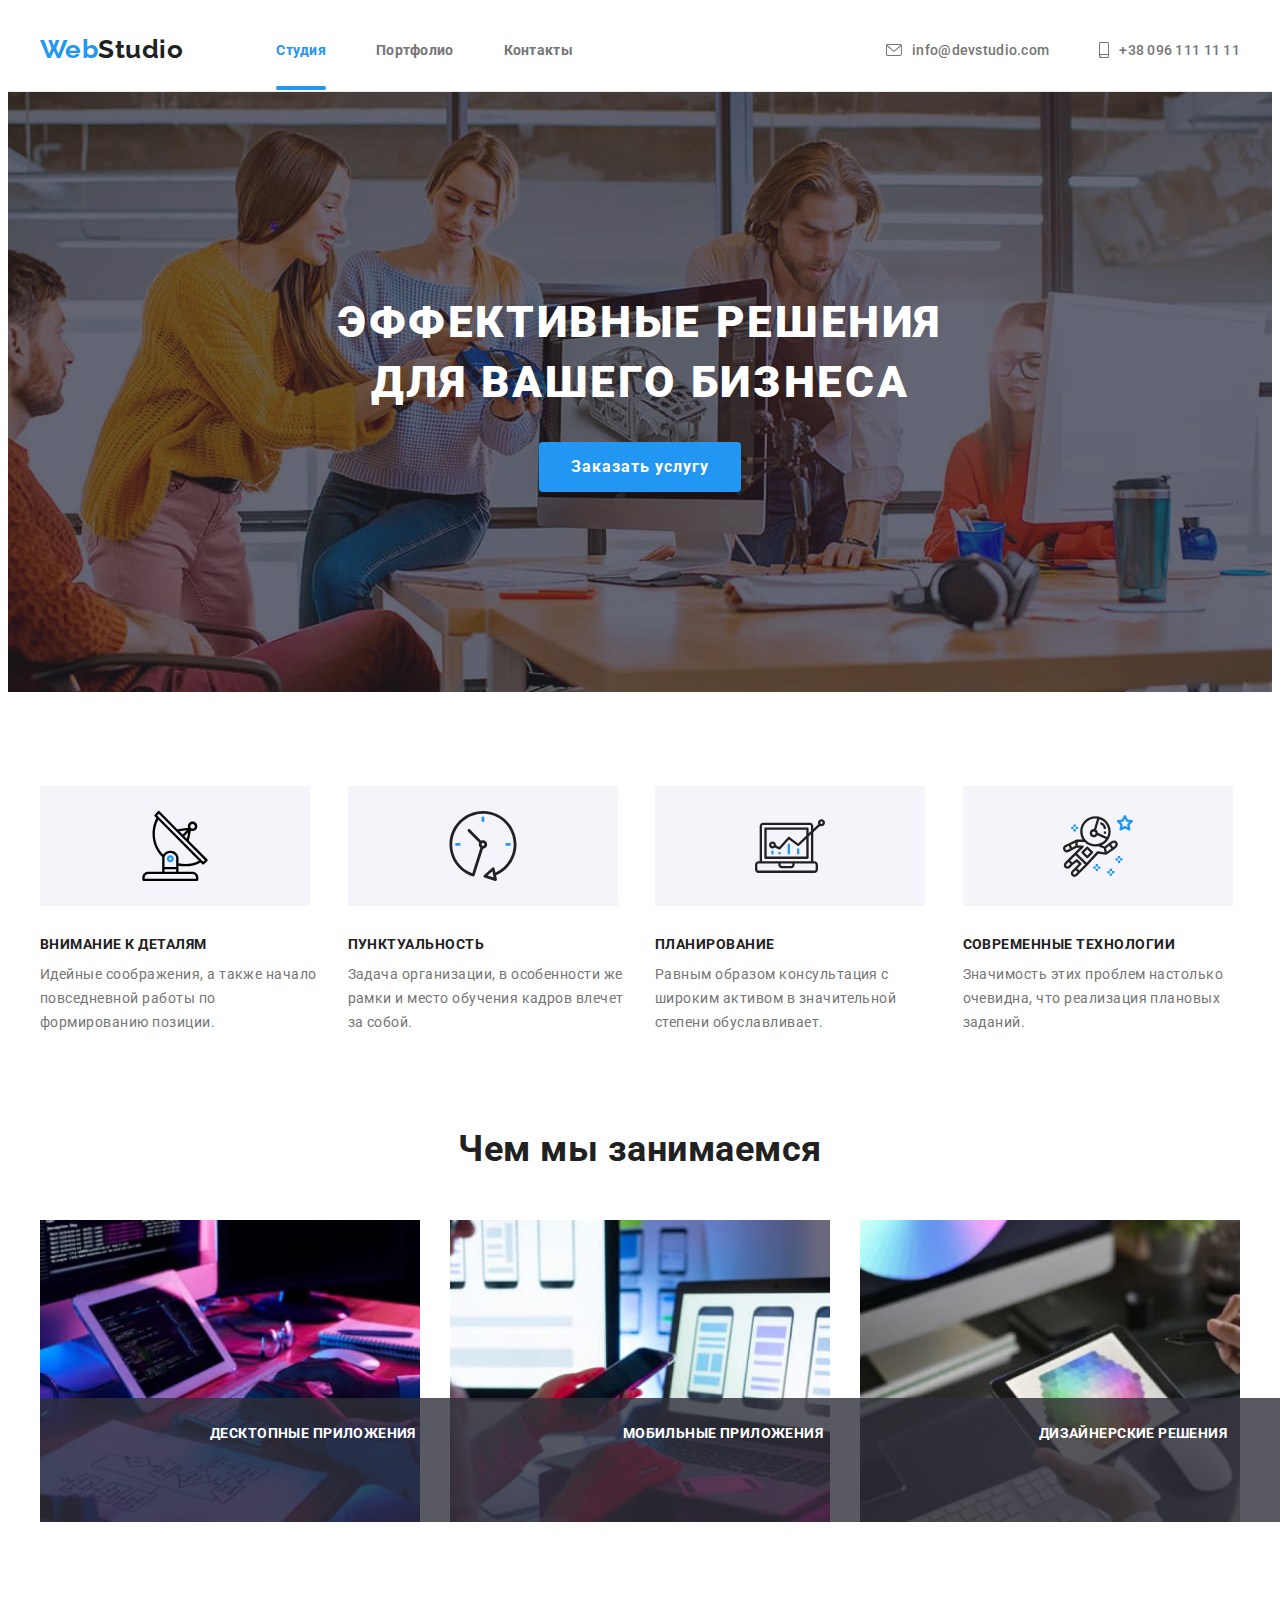
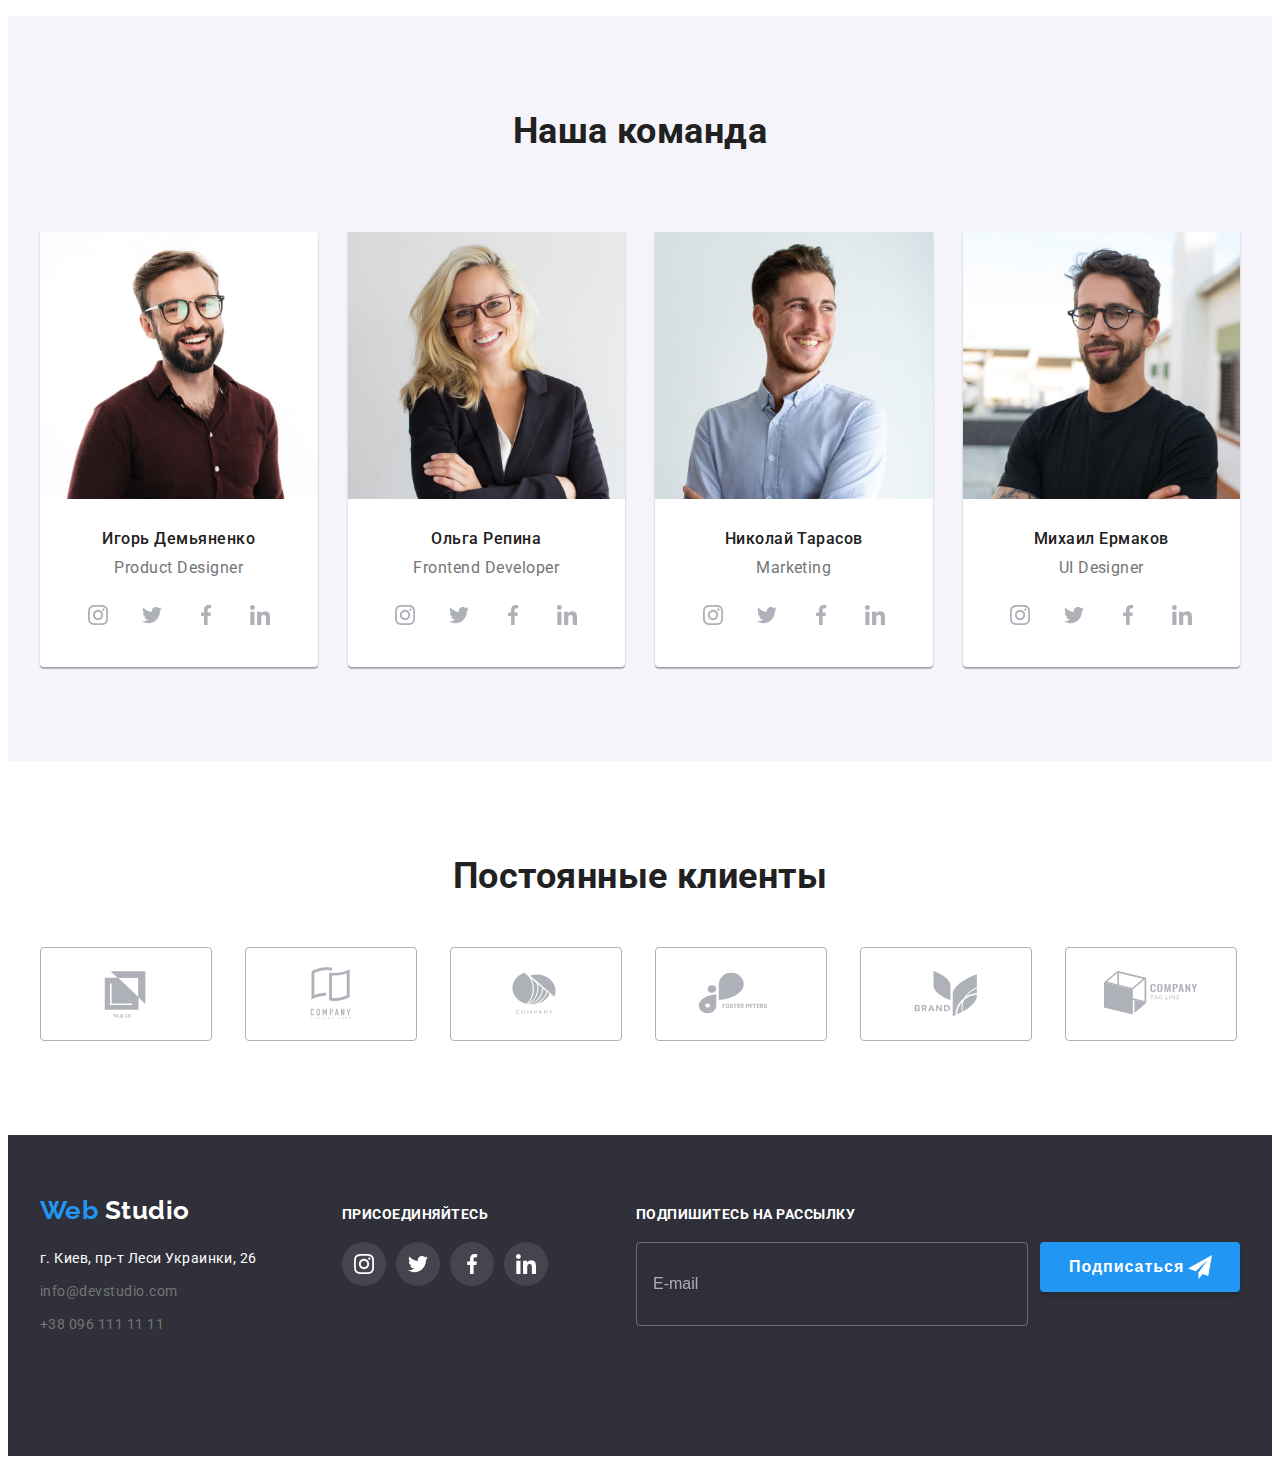
<file: index.html>
<!DOCTYPE html>
<html lang="ru">
  <head>
    <meta charset="UTF-8" />
    <meta http-equiv="X-UA-Compatible" content="IE=edge" />
    <meta name="viewport" content="width=device-width, initial-scale=1.0" />
    <title>WebStudio</title>
    <link rel="preconnect" href="https://fonts.googleapis.com" />
    <link rel="preconnect" href="https://fonts.gstatic.com" crossorigin />
    <link
      href="https://fonts.googleapis.com/css2?family=Raleway:wght@700&family=Roboto:wght@400;500;700;900&display=swap"
      rel="stylesheet"
    />
    <link
      rel="stylesheet"
      href="https://cdnjs.cloudflare.com/ajax/libs/modern-normalize/1.1.0/modern-normalize.min.css"
      integrity="sha512-wpPYUAdjBVSE4KJnH1VR1HeZfpl1ub8YT/NKx4PuQ5NmX2tKuGu6U/JRp5y+Y8XG2tV+wKQpNHVUX03MfMFn9Q=="
      crossorigin="anonymous"
      referrerpolicy="no-referrer"
    />
    <link rel="stylesheet" href="./css/main.min.css" />
  </head>
  <body>
    <header class="header">
      <div class="container header__wrapper">
        <nav class="nav">
          <a class="logo header__logo link" lang="en" href="./index.html">
            <span class="accent">Web</span>
            Studio
          </a>
          <ul class="nav-menu list">
            <li class="nav-menu__item current">
              <a class="nav-menu__link current link" href="./index.html">Студия</a>
            </li>
            <li class="nav-menu__item">
              <a class="nav-menu__link link" href="./portfolio.html">Портфолио</a>
            </li>
            <li class="nav-menu__item">
              <a class="nav-menu__link link" href="">Контакты</a>
            </li>
          </ul>
        </nav>

        <ul class="header-contact list">
          <li class="header-contact__item">
            <a class="header-contact__link link" href="mailto:info@devstudio.com">
              <svg class="header-contact__icon" width="16" height="12">
                <use href="./images/icons.svg#icon-envelope"></use>
              </svg>
              info@devstudio.com
            </a>
          </li>
          <li class="header-contact__item">
            <a class="header-contact__link link" href="tel:+380961111111">
              <svg class="header-contact__icon" width="10" height="16">
                <use href="./images/icons.svg#icon-smartphone"></use>
              </svg>
              +38 096 111 11 11
            </a>
          </li>
        </ul>

        <button type="button" class="burger-btn">
          <svg class="icon-menu_40px" width="40" height="40">
            <use href="./images/icons.svg#icon-menu_40px"></use>
          </svg>
        </button>
      </div>

      <div class="mob-menu is-hidden">
        <div class="container">
          <div class="navigation__wrapper">
            <button type="button" class="mob-menu__close">
              <svg class="icon-close__svg" width="40" height="40">
                <use class="icon-close__use" href="./images/icons.svg#icon-x"></use>
              </svg>
            </button>

            <ul class="mob-menu__items list">
              <li class="mob-menu__item current">
                <a class="mob-menu__link link" href="./index.html">Студия</a>
              </li>
              <li class="mob-menu__item">
                <a class="mob-menu__link link" href="./portfolio.html">Портфолио</a>
              </li>
              <li class="nav-menu__item">
                <a class="mob-menu__link link" href="">Контакты</a>
              </li>
            </ul>
          </div>

          <div class="mobile-menu__wrapper">
            <ul class="mob-header-contact list">
              <li class="mob-header-contact__item">
                <a class="mob-header-contact__link link" href="tel:+380961111111">+38 096 111 11 11</a>
              </li>
              <li class="mob-header-contact__item">
                <a class="mob-header-contact__link mob-header-contact__link-mail link" href="mailto:info@devstudio.com">
                  info@devstudio.com
                </a>
              </li>
            </ul>

            <ul class="mob-header__soc_list list">
              <li class="mob-header__soc_item">
                <a class="mob-header__soc-link link" href="">Instagram</a>
              </li>
              <li class="mob-header__soc_item">
                <a class="mob-header__soc-link link" href="">Twitter</a>
              </li>
              <li class="mob-header__soc_item">
                <a class="mob-header__soc-link link" href="">Facebook</a>
              </li>
              <li class="mob-header__soc_item">
                <a class="mob-header__soc-link link" href="">LinkedIn</a>
              </li>
            </ul>
          </div>
        </div>
      </div>
    </header>

    <main class="main">
      <section class="hero">
        <div class="container">
          <h1 class="hero__title hero__title--bottom">Эффективные решения для вашего бизнеса</h1>
          <button class="hero__btn" type="button" data-modal-open>Заказать услугу</button>
        </div>
      </section>

      <section class="section advantages">
        <div class="container">
          <h2 class="visually-hidden">Наши преимущества</h2>
          <ul class="advantages__items list">
            <li class="advantages__item">
              <div class="advantages__icon-wrap">
                <svg class="advantages__icon" width="70" height="70">
                  <use href="./images/icons.svg#icon-antenna"></use>
                </svg>
              </div>
              <h3 class="advantages__item-title">Внимание к деталям</h3>
              <p class="advantages__descr">
                Идейные соображения, а также начало повседневной работы по формированию позиции.
              </p>
            </li>

            <li class="advantages__item">
              <div class="advantages__icon-wrap">
                <svg class="advantages__icon" width="70" height="70">
                  <use href="./images/icons.svg#icon-clock"></use>
                </svg>
              </div>
              <h3 class="advantages__item-title">Пунктуальность</h3>
              <p class="advantages__descr">
                Задача организации, в особенности же рамки и место обучения кадров влечет за собой.
              </p>
            </li>
            <li class="advantages__item">
              <div class="advantages__icon-wrap">
                <svg class="advantages__icon" width="70" height="70">
                  <use href="./images/icons.svg#icon-diagram"></use>
                </svg>
              </div>
              <h3 class="advantages__item-title">Планирование</h3>
              <p class="advantages__descr">
                Равным образом консультация с широким активом в значительной степени обуславливает.
              </p>
            </li>
            <li class="advantages__item">
              <div class="advantages__icon-wrap">
                <svg class="advantages__icon" width="70" height="70">
                  <use href="./images/icons.svg#icon-astronaut"></use>
                </svg>
              </div>
              <h3 class="advantages__item-title">Современные технологии</h3>
              <p class="advantages__descr">
                Значимость этих проблем настолько очевидна, что реализация плановых заданий.
              </p>
            </li>
          </ul>
        </div>
      </section>

      <section class="section about section--desktop-only">
        <div class="container">
          <h2 class="title title--bottom">Чем мы занимаемся</h2>
          <ul class="about__items list">
            <li class="about__item">
              <img
                srcset="./images/box11.jpeg 1x 
              ./images/box11_2x.jpg 2x"
                src="./images/box11.jpeg"
                alt="мужчина печатает
              на ноутбуке"
                width="370"
                class="about__img"
              />
              <p class="about__overlay">Десктопные приложения</p>
            </li>

            <li class="about__item">
              <img
                srcset="./images/box22.jpeg 1x 
              ./images/box22_2x.jpg 2x"
                src="./images/box22.jpeg"
                alt="мужчина синхронизирует телефон с ноутбуком"
                width="370"
                class="about__img"
              />
              <p class="about__overlay">Мобильные приложения</p>
            </li>

            <li class="about__item">
              <img
                srcset="./images/box33.jpeg 1x 
              ./images/box33_2x.jpg 2x"
                src="./images/box33.jpeg"
                alt="мужчина держит в графический руках планшет"
                width="370"
                class="about__img"
              />
              <p class="about__overlay">Дизайнерские решения</p>
            </li>
          </ul>
        </div>
      </section>

      <section class="section team">
        <div class="container">
          <h2 class="title title--bottom">Наша команда</h2>

          <ul class="team__items list">
            <li class="team__item">
              <img
                srcset="./images/ihor1.jpeg 1x 
                ./images/ihor1_2x.jpg 2x"
                src="./images/ihor1.jpeg"
                alt="Игорь Демьяненко"
                width="270"
              />
              <div class="team__item-wrap">
                <h3 class="team__item-title">Игорь Демьяненко</h3>
                <p class="team__item-descr">Product Designer</p>
                <ul class="team__social-items list">
                  <li class="team__social-item">
                    <a href="" class="team__social-link link">
                      <svg class="team__social-icon" width="20" height="20">
                        <use href="./images/icons.svg#icon-instagram"></use>
                      </svg>
                    </a>
                  </li>
                  <li class="team__social-item">
                    <a href="" class="team__social-link link">
                      <svg class="team__social-icon" width="20" height="20">
                        <use href="./images/icons.svg#icon-twitter"></use>
                      </svg>
                    </a>
                  </li>
                  <li class="team__social-item">
                    <a href="" class="team__social-link link">
                      <svg class="team__social-icon" width="20" height="20">
                        <use href="./images/icons.svg#icon-facebook"></use>
                      </svg>
                    </a>
                  </li>
                  <li class="team__social-item">
                    <a href="" class="team__social-link link">
                      <svg class="team__social-icon" width="20" height="20">
                        <use href="./images/icons.svg#icon-linkedin"></use>
                      </svg>
                    </a>
                  </li>
                </ul>
              </div>
            </li>

            <li class="team__item">
              <img
                srcset="./images/olha1.jpeg 1x 
                ./images/olha1_2x.jpg 2x"
                src="./images/olha1.jpeg"
                alt="Ольга Репина"
                width="270"
              />
              <div class="team__item-wrap">
                <h3 class="team__item-title">Ольга Репина</h3>
                <p class="team__item-descr">Frontend Developer</p>
                <ul class="team__social-items list">
                  <li class="team__social-item">
                    <a href="" class="team__social-link link">
                      <svg class="team__social-icon" width="20" height="20">
                        <use href="./images/icons.svg#icon-instagram"></use>
                      </svg>
                    </a>
                  </li>
                  <li class="team__social-item">
                    <a href="" class="team__social-link link">
                      <svg class="team__social-icon" width="20" height="20">
                        <use href="./images/icons.svg#icon-twitter"></use>
                      </svg>
                    </a>
                  </li>
                  <li class="team__social-item">
                    <a href="" class="team__social-link link">
                      <svg class="team__social-icon" width="20" height="20">
                        <use href="./images/icons.svg#icon-facebook"></use>
                      </svg>
                    </a>
                  </li>
                  <li class="team__social-item">
                    <a href="" class="team__social-link link">
                      <svg class="team__social-icon" width="20" height="20">
                        <use href="./images/icons.svg#icon-linkedin"></use>
                      </svg>
                    </a>
                  </li>
                </ul>
              </div>
            </li>

            <li class="team__item">
              <img
                srcset="./images/nikolai1.jpeg 1x 
                ./images/nikolai1_2x.jpg 2x"
                src="./images/nikolai1.jpeg"
                alt="Ольга Репина"
                width="270"
              />
              <div class="team__item-wrap">
                <h3 class="team__item-title">Николай Тарасов</h3>
                <p class="team__item-descr">Marketing</p>
                <ul class="team__social-items list">
                  <li class="team__social-item">
                    <a href="" class="team__social-link link">
                      <svg class="team__social-icon" width="20" height="20">
                        <use href="./images/icons.svg#icon-instagram"></use>
                      </svg>
                    </a>
                  </li>
                  <li class="team__social-item">
                    <a href="" class="team__social-link link">
                      <svg class="team__social-icon" width="20" height="20">
                        <use href="./images/icons.svg#icon-twitter"></use>
                      </svg>
                    </a>
                  </li>
                  <li class="team__social-item">
                    <a href="" class="team__social-link link">
                      <svg class="team__social-icon" width="20" height="20">
                        <use href="./images/icons.svg#icon-facebook"></use>
                      </svg>
                    </a>
                  </li>
                  <li class="team__social-item">
                    <a href="" class="team__social-link link">
                      <svg class="team__social-icon" width="20" height="20">
                        <use href="./images/icons.svg#icon-linkedin"></use>
                      </svg>
                    </a>
                  </li>
                </ul>
              </div>
            </li>

            <li class="team__item">
              <img
                srcset="./images/mihail1.jpeg 1x 
                ./images/mihail1_2x.jpg 2x"
                src="./images/mihail1.jpeg"
                alt="Михаил Ермаков"
                width="270"
              />
              <div class="team__item-wrap">
                <h3 class="team__item-title">Михаил Ермаков</h3>
                <p class="team__item-descr">UI Designer</p>
                <ul class="team__social-items list">
                  <li class="team__social-item">
                    <a href="" class="team__social-link link">
                      <svg class="team__social-icon" width="20" height="20">
                        <use href="./images/icons.svg#icon-instagram"></use>
                      </svg>
                    </a>
                  </li>
                  <li class="team__social-item">
                    <a href="" class="team__social-link link">
                      <svg class="team__social-icon" width="20" height="20">
                        <use href="./images/icons.svg#icon-twitter"></use>
                      </svg>
                    </a>
                  </li>
                  <li class="team__social-item">
                    <a href="" class="team__social-link link">
                      <svg class="team__social-icon" width="20" height="20">
                        <use href="./images/icons.svg#icon-facebook"></use>
                      </svg>
                    </a>
                  </li>
                  <li class="team__social-item">
                    <a href="" class="team__social-link link">
                      <svg class="team__social-icon" width="20" height="20">
                        <use href="./images/icons.svg#icon-linkedin"></use>
                      </svg>
                    </a>
                  </li>
                </ul>
              </div>
            </li>
          </ul>
        </div>
      </section>

      <section class="section">
        <div class="container">
          <h2 class="title title--bottom">Постоянные клиенты</h2>
          <ul class="costomer__items list">
            <li class="customer__item">
              <a href="" class="customer__link customer__link--color link">
                <svg class="customer__social-icon" width="106" height="60">
                  <use href="./images/icons.svg#icon-customer1"></use>
                </svg>
              </a>
            </li>
            <li class="customer__item">
              <a href="" class="customer__link customer__link--color link">
                <svg class="customer__social-icon" width="106" height="60">
                  <use href="./images/icons.svg#icon-customer2"></use>
                </svg>
              </a>
            </li>
            <li class="customer__item">
              <a href="" class="customer__link customer__link--color link">
                <svg class="customer__social-icon" width="106" height="60">
                  <use href="./images/icons.svg#icon-customer3"></use>
                </svg>
              </a>
            </li>
            <li class="customer__item">
              <a href="" class="customer__link customer__link--color link">
                <svg class="customer__social-icon" width="106" height="60">
                  <use href="./images/icons.svg#icon-customer4"></use>
                </svg>
              </a>
            </li>
            <li class="customer__item">
              <a href="" class="customer__link customer__link--color link">
                <svg class="customer__social-icon" width="106" height="60">
                  <use href="./images/icons.svg#icon-customer5"></use>
                </svg>
              </a>
            </li>
            <li class="customer__item">
              <a href="" class="customer__link customer__link--color link">
                <svg class="customer__social-icon" width="106" height="60">
                  <use href="./images/icons.svg#icon-customer6"></use>
                </svg>
              </a>
            </li>
          </ul>
        </div>
      </section>
    </main>

    <footer class="footer">
      <div class="container">
        <div class="footer__wrapper">
          <div class="top__wrapper">
            <div class="footer__left-wrap">
              <a class="logo footer__logo link" href="./index.html">
                <span class="accent">Web</span>

                <span>Studio</span>
              </a>
              <address>
                <ul class="footer__contact-items list">
                  <li class="footer__contact-item">
                    <a
                      class="footer__contact-link adress link"
                      href="https://goo.gl/maps/51sRgcLbkEEGanM38"
                      target="_blank"
                      rel="noopener noreferrer nofollow"
                    >
                      г. Киев, пр-т Леси Украинки, 26
                    </a>
                  </li>
                  <li class="footer__contact-item">
                    <a class="footer__contact-link link" href="mailto:info@devstudio.com">info@devstudio.com</a>
                  </li>
                  <li class="footer__contact-item">
                    <a class="footer__contact-link link" href="tel:+380961111111">+38 096 111 11 11</a>
                  </li>
                </ul>
              </address>
            </div>

            <div class="footer__social-wrap">
              <p class="footer__cosial-title">присоединяйтесь</p>
              <ul class="footer__cosial-items list">
                <li class="footer__cosial-item">
                  <a href="" class="footer__cosial-link link">
                    <svg class="footer__social-icon" width="20" height="20">
                      <use href="./images/icons.svg#icon-instagram"></use>
                    </svg>
                  </a>
                </li>
                <li class="footer__cosial-item">
                  <a href="" class="footer__cosial-link link">
                    <svg class="footer__social-icon" width="20" height="20">
                      <use href="./images/icons.svg#icon-twitter"></use>
                    </svg>
                  </a>
                </li>
                <li class="footer__cosial-item">
                  <a href="" class="footer__cosial-link link">
                    <svg class="footer__social-icon" width="20" height="20">
                      <use href="./images/icons.svg#icon-facebook"></use>
                    </svg>
                  </a>
                </li>
                <li class="footer__cosial-item">
                  <a href="" class="footer__cosial-link link">
                    <svg class="footer__social-icon" width="20" height="20">
                      <use href="./images/icons.svg#icon-linkedin"></use>
                    </svg>
                  </a>
                </li>
              </ul>
            </div>
          </div>

          <div class="footer__sent-wrap">
            <p class="footer__cosial-title">Подпишитесь на рассылку</p>
            <form class="modal__sent-form">
              <label class="modal__sent-label">
                <input type="email" class="modal__sent-input" name="user-subscribe" placeholder="E-mail" required />
              </label>
              <button type="submit" class="subscribe__btn">
                Подписаться
                <svg class="subscribe__icon" width="24" height="24">
                  <use href="./images/icons.svg#icon-send"></use>
                </svg>
              </button>
            </form>
          </div>
        </div>
      </div>
    </footer>

    <!-- is-hidden  -->
    <div class="backdrop is-hidden" data-modal>
      <div class="modal">
        <button class="icon-close" type="button" data-modal-close>
          <svg class="icon-close__svg" width="18" height="18">
            <use class="icon-close__use" href="./images/icons.svg#icon-x"></use>
          </svg>
        </button>
        <p class="modal__title">Оставьте свои данные, мы вам перезвоним</p>

        <form class="modal-form">
          <label class="modal-form__label">
            Имя
            <span class="modal-form__wrapper">
              <input
                type="text"
                class="modal-form__input"
                name="user-name"
                minlength="2"
                pattern="[a-zA-Zа-яёА-ЯЁ]+"
                title="Имя должно содержать символы кириллицы или латиницы"
                required
              />
              <svg class="modal-form__svg" width="18" height="18">
                <use href="./images/icons.svg#icon-person"></use>
              </svg>
            </span>
          </label>

          <label class="modal-form__label">
            Телефон
            <span class="modal-form__wrapper">
              <input
                type="tel"
                class="modal-form__input"
                name="user-phone"
                pattern="[0-9]{3}-[0-9]{3}-[0-9]{2}-[0-9]{2}"
                title="093-000-00-00"
                required
              />
              <svg class="modal-form__svg" width="18" height="18">
                <use href="./images/icons.svg#icon-phone"></use>
              </svg>
            </span>
          </label>

          <label class="modal-form__label">
            Почта
            <span class="modal-form__wrapper">
              <input type="email" class="modal-form__input" name="user-emeil" required />
              <svg class="modal-form__svg" width="18" height="18">
                <use href="./images/icons.svg#icon-email"></use>
              </svg>
            </span>
          </label>

          <label class="modal-form__text-label">
            Комментарий
            <textarea name="user-text" class="modal-form__modal-text" placeholder="Введите текст"></textarea>
          </label>

          <input
            type="checkbox"
            name="modal-form__checkbox"
            class="modal-form__checkbox visually-hidden"
            id="accept-policy"
            checked
          />

          <label for="accept-policy" class="modal-form__checkbox-labal">
            Соглашаюсь с рассылкой и принимаю
            <a href="" class="modal-form__link">Условия договора</a>
          </label>

          <button type="submit" class="modal-form__btn">Отправить</button>
        </form>
      </div>
    </div>
    <!-- /.backdrop -->
    <script src="./js/modal.js"></script>
    <script src="./js/menu.js"></script>
  </body>
</html>
</file>
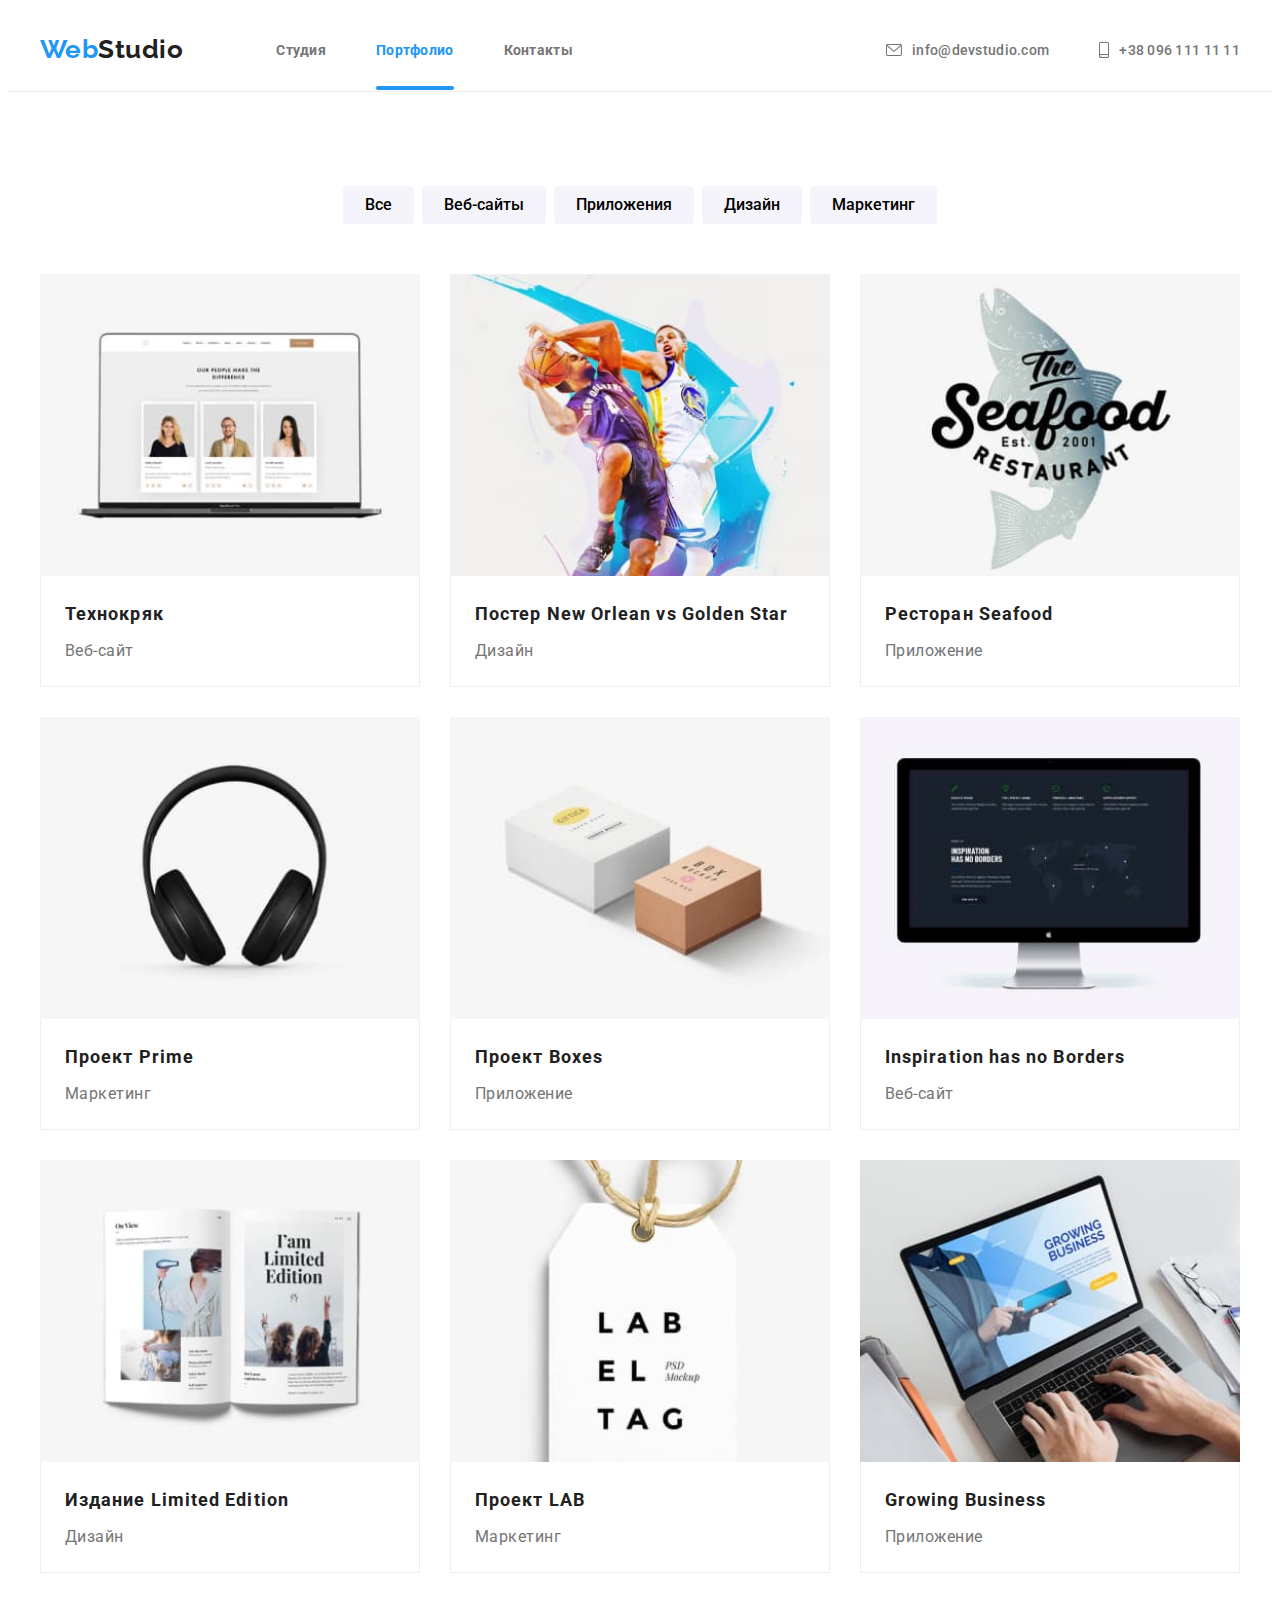
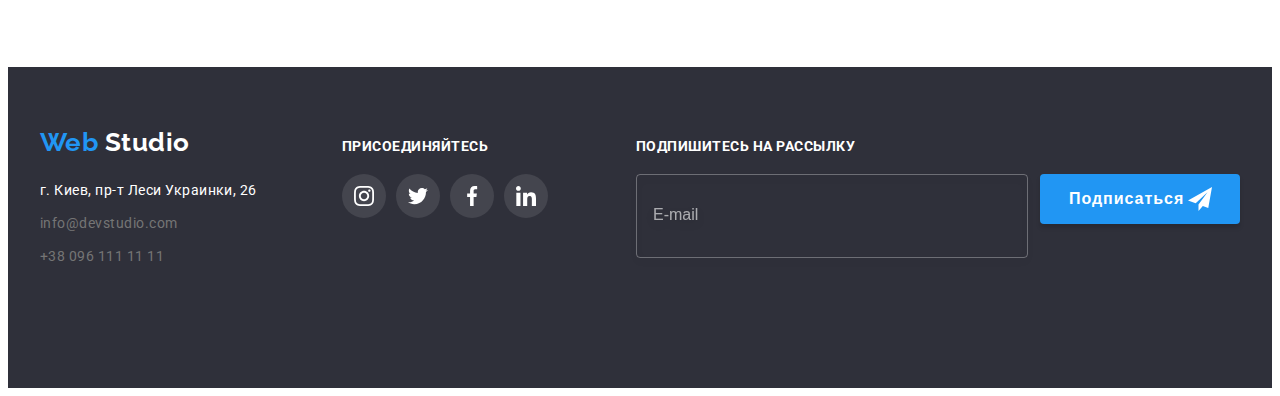
<file: portfolio.html>
<!DOCTYPE html>
<html lang="en">
  <head>
    <meta charset="UTF-8" />
    <meta http-equiv="X-UA-Compatible" content="IE=edge" />
    <meta name="viewport" content="width=device-width, initial-scale=1.0" />
    <title>Портфолио</title>
    <link rel="preconnect" href="https://fonts.googleapis.com" />
    <link rel="preconnect" href="https://fonts.gstatic.com" crossorigin />
    <link
      href="https://fonts.googleapis.com/css2?family=Raleway:wght@700&family=Roboto:wght@400;500;700;900&display=swap"
      rel="stylesheet"
    />
    <link
      rel="stylesheet"
      href="https://cdnjs.cloudflare.com/ajax/libs/modern-normalize/1.1.0/modern-normalize.min.css"
      integrity="sha512-wpPYUAdjBVSE4KJnH1VR1HeZfpl1ub8YT/NKx4PuQ5NmX2tKuGu6U/JRp5y+Y8XG2tV+wKQpNHVUX03MfMFn9Q=="
      crossorigin="anonymous"
      referrerpolicy="no-referrer"
    />
    <link rel="stylesheet" href="./css/main.min.css" />
  </head>
  <body>
    <header class="header">
      <div class="container header__wrapper">
        <nav class="nav">
          <a class="logo header__logo link" lang="en" href="./index.html">
            <span class="accent">Web</span>
            Studio
          </a>
          <ul class="nav-menu list">
            <li class="nav-menu__item">
              <a class="nav-menu__link link" href="./index.html">Студия</a>
            </li>
            <li class="nav-menu__item current">
              <a class="nav-menu__link current link" href="./portfolio.html">Портфолио</a>
            </li>
            <li class="nav-menu__item">
              <a class="nav-menu__link link" href="">Контакты</a>
            </li>
          </ul>
        </nav>

        <ul class="header-contact list">
          <li class="header-contact__item">
            <a class="header-contact__link link" href="mailto:info@devstudio.com">
              <svg class="header-contact__icon" width="16" height="12">
                <use href="./images/icons.svg#icon-envelope"></use>
              </svg>
              info@devstudio.com
            </a>
          </li>
          <li class="header-contact__item">
            <a class="header-contact__link link" href="tel:+380961111111">
              <svg class="header-contact__icon" width="10" height="16">
                <use href="./images/icons.svg#icon-smartphone"></use>
              </svg>
              +38 096 111 11 11
            </a>
          </li>
        </ul>

        <button type="button" class="burger-btn">
          <svg class="icon-menu_40px" width="40" height="40">
            <use href="./images/icons.svg#icon-menu_40px"></use>
          </svg>
        </button>
      </div>

      <div class="mob-menu is-hidden">
        <div class="container">
          <div class="navigation__wrapper">
            <button type="button" class="mob-menu__close">
              <svg class="icon-close__svg" width="40" height="40">
                <use class="icon-close__use" href="./images/icons.svg#icon-x"></use>
              </svg>
            </button>

            <ul class="mob-menu__items list">
              <li class="mob-menu__item current">
                <a class="mob-menu__link link" href="./index.html">Студия</a>
              </li>
              <li class="mob-menu__item">
                <a class="mob-menu__link link" href="./portfolio.html">Портфолио</a>
              </li>
              <li class="nav-menu__item">
                <a class="mob-menu__link link" href="">Контакты</a>
              </li>
            </ul>
          </div>

          <div class="mobile-menu__wrapper">
            <ul class="mob-header-contact list">
              <li class="mob-header-contact__item">
                <a class="mob-header-contact__link link" href="tel:+380961111111">+38 096 111 11 11</a>
              </li>
              <li class="mob-header-contact__item">
                <a class="mob-header-contact__link mob-header-contact__link-mail link" href="mailto:info@devstudio.com">
                  info@devstudio.com
                </a>
              </li>
            </ul>

            <ul class="mob-header__soc_list list">
              <li class="mob-header__soc_item">
                <a class="mob-header__soc-link link" href="">Instagram</a>
              </li>
              <li class="mob-header__soc_item">
                <a class="mob-header__soc-link link" href="">Twitter</a>
              </li>
              <li class="mob-header__soc_item">
                <a class="mob-header__soc-link link" href="">Facebook</a>
              </li>
              <li class="mob-header__soc_item">
                <a class="mob-header__soc-link link" href="">LinkedIn</a>
              </li>
            </ul>
          </div>
        </div>
      </div>
    </header>
    <!-- /.header -->

    <main class="main">
      <section class="section filter-section">
        <div class="container">
          <h1 hidden>Портфолио</h1>
          <ul class="portfolio-filtr-items list">
            <li class="portfolio-filtr-item">
              <button class="portfolio-filtr-button" type="button">Все</button>
            </li>
            <li class="portfolio-filtr-item">
              <button class="portfolio-filtr-button" type="button">Веб-сайты</button>
            </li>
            <li class="portfolio-filtr-item">
              <button class="portfolio-filtr-button" type="button">Приложения</button>
            </li>
            <li class="portfolio-filtr-item">
              <button class="portfolio-filtr-button" type="button">Дизайн</button>
            </li>
            <li class="portfolio-filtr-item">
              <button class="portfolio-filtr-button" type="button">Маркетинг</button>
            </li>
          </ul>

          <ul class="portfolio-card-items list">
            <li class="portfolio-card-item">
              <a href="" class="portfolio-card-link link">
                <div class="portfolio-img-wrap">
                  <picture>
                    <source
                      media="(min-width: 1200px)"
                      srcset="./images/portfolio/laptop_1200.jpg 1x, ./images/portfolio/laptop_1200_2x.jpg 2x"
                    />

                    <source
                      media="(min-width: 768px)"
                      srcset="./images/portfolio/laptop_768.jpg 1x, ./images/portfolio/laptop_768_2x.jpg 2x"
                    />

                    <source
                      media="(min-width: 280px)"
                      srcset="./images/portfolio/laptop_480.jpg 1x, ./images/portfolio/laptop_480_2x.jpg 2x"
                    />

                    <img src="./images/portfolio/laptop_1200.jpg" alt="ноутбук" width="370" height="294" />
                  </picture>

                  <p class="portfolio-overlay">
                    Технокряк это современная площадка распространения коронавируса. Компании используют эту платформу
                    для цифрового шпионажа и атак на защищённые сервера конкурентов.
                  </p>
                </div>
                <div class="portfolio-card-wrap">
                  <h2 class="portfolio-card-title">Технокряк</h2>
                  <p class="portfolio-card-content">Веб-сайт</p>
                </div>
              </a>
            </li>
            <li class="portfolio-card-item">
              <a href="" class="portfolio-card-link link">
                <div class="portfolio-img-wrap">
                  <picture>
                    <source
                      media="(min-width: 1200px)"
                      srcset="./images/portfolio/basketball_1200.jpg 1x, ./images/portfolio/basketball_1200_2x.jpg 2x"
                    />

                    <source
                      media="(min-width: 768px)"
                      srcset="./images/portfolio/basketball_768.jpg 1x, ./images/portfolio/basketball_768_2x.jpg 2x"
                    />

                    <source
                      media="(min-width: 280px)"
                      srcset="./images/portfolio/basketball_480.jpg 1x, ./images/portfolio/basketball_480_2x.jpg 2x"
                    />

                    <img src="./images/portfolio/basketball_1200.jpg" alt="ноутбук" width="370" height="294" />
                  </picture>

                  <p class="portfolio-overlay">
                    Технокряк это современная площадка распространения коронавируса. Компании используют эту платформу
                    для цифрового шпионажа и атак на защищённые сервера конкурентов.
                  </p>
                </div>
                <div class="portfolio-card-wrap">
                  <h2 class="portfolio-card-title">Постер New Orlean vs Golden Star</h2>
                  <p class="portfolio-card-content">Дизайн</p>
                </div>
              </a>
            </li>
            <li class="portfolio-card-item">
              <a href="" class="portfolio-card-link link">
                <div class="portfolio-img-wrap">
                  <picture>
                    <source
                      media="(min-width: 1200px)"
                      srcset="./images/portfolio/seafood_1200.jpg 1x, ./images/portfolio/seafood_1200_2x.jpg 2x"
                    />

                    <source
                      media="(min-width: 768px)"
                      srcset="./images/portfolio/seafood_768.jpg 1x, ./images/portfolio/seafood_768_2x.jpg 2x"
                    />

                    <source
                      media="(min-width: 280px)"
                      srcset="./images/portfolio/seafood_480.jpg 1x, ./images/portfolio/seafood_480_2x.jpg 2x"
                    />

                    <img src="./images/portfolio/seafood_1200.jpg" alt="морепродукты" width="370" height="294" />
                  </picture>

                  <p class="portfolio-overlay">
                    Технокряк это современная площадка распространения коронавируса. Компании используют эту платформу
                    для цифрового шпионажа и атак на защищённые сервера конкурентов.
                  </p>
                </div>
                <div class="portfolio-card-wrap">
                  <h2 class="portfolio-card-title">Ресторан Seafood</h2>
                  <p class="portfolio-card-content">Приложение</p>
                </div>
              </a>
            </li>
            <li class="portfolio-card-item">
              <a href="" class="portfolio-card-link link">
                <div class="portfolio-img-wrap">
                  <picture>
                    <source
                      media="(min-width: 1200px)"
                      srcset="./images/portfolio/earphones_1200.jpg 1x, ./images/portfolio/earphones_1200_2x.jpg 2x"
                    />

                    <source
                      media="(min-width: 768px)"
                      srcset="./images/portfolio/earphones_768.jpg 1x, ./images/portfolio/earphones_768_2x.jpg 2x"
                    />

                    <source
                      media="(min-width: 280px)"
                      srcset="./images/portfolio/earphones_480.jpg 1x, ./images/portfolio/earphones_480_2x.jpg 2x"
                    />

                    <img src="./images/portfolio/earphones_1200.jpg" alt="ноутбук" width="370" height="294" />
                  </picture>

                  <p class="portfolio-overlay">
                    Технокряк это современная площадка распространения коронавируса. Компании используют эту платформу
                    для цифрового шпионажа и атак на защищённые сервера конкурентов.
                  </p>
                </div>
                <div class="portfolio-card-wrap">
                  <h2 class="portfolio-card-title">Проект Prime</h2>
                  <p class="portfolio-card-content">Маркетинг</p>
                </div>
              </a>
            </li>
            <li class="portfolio-card-item">
              <a href="" class="portfolio-card-link link">
                <div class="portfolio-img-wrap">
                  <picture>
                    <source
                      media="(min-width: 1200px)"
                      srcset="./images/portfolio/boxes_1200.jpg 1x, ./images/portfolio/boxes_1200_2x.jpg 2x"
                    />

                    <source
                      media="(min-width: 768px)"
                      srcset="./images/portfolio/boxes_768.jpg 1x, ./images/portfolio/boxes_768_2x.jpg 2x"
                    />

                    <source
                      media="(min-width: 280px)"
                      srcset="./images/portfolio/boxes_480.jpg 1x, ./images/portfolio/boxes_480_2x.jpg 2x"
                    />

                    <img src="./images/portfolio/boxes_1200.jpg" alt="ноутбук" width="370" height="294" />
                  </picture>

                  <p class="portfolio-overlay">
                    Технокряк это современная площадка распространения коронавируса. Компании используют эту платформу
                    для цифрового шпионажа и атак на защищённые сервера конкурентов.
                  </p>
                </div>
                <div class="portfolio-card-wrap">
                  <h2 class="portfolio-card-title">Проект Boxes</h2>
                  <p class="portfolio-card-content">Приложение</p>
                </div>
              </a>
            </li>
            <li class="portfolio-card-item">
              <a href="" class="portfolio-card-link link">
                <div class="portfolio-img-wrap">
                  <picture>
                    <source
                      media="(min-width: 1200px)"
                      srcset="./images/portfolio/monitor_1200.jpg 1x, ./images/portfolio/monitor_1200_2x.jpg 2x"
                    />

                    <source
                      media="(min-width: 768px)"
                      srcset="./images/portfolio/monitor_768.jpg 1x, ./images/portfolio/monitor_768_2x.jpg 2x"
                    />

                    <source
                      media="(min-width: 280px)"
                      srcset="./images/portfolio/monitor_480.jpg 1x, ./images/portfolio/monitor_480_2x.jpg 2x"
                    />

                    <img src="./images/portfolio/monitor_1200.jpg" alt="ноутбук" width="370" height="294" />
                  </picture>

                  <p class="portfolio-overlay">
                    Технокряк это современная площадка распространения коронавируса. Компании используют эту платформу
                    для цифрового шпионажа и атак на защищённые сервера конкурентов.
                  </p>
                </div>
                <div class="portfolio-card-wrap">
                  <h2 class="portfolio-card-title">Inspiration has no Borders</h2>
                  <p class="portfolio-card-content">Веб-сайт</p>
                </div>
              </a>
            </li>
            <li class="portfolio-card-item">
              <a href="" class="portfolio-card-link link">
                <div class="portfolio-img-wrap">
                  <picture>
                    <source
                      media="(min-width: 1200px)"
                      srcset="./images/portfolio/magazine_1200.jpg 1x, ./images/portfolio/magazine_1200_2x.jpg 2x"
                    />

                    <source
                      media="(min-width: 768px)"
                      srcset="./images/portfolio/magazine_768.jpg 1x, ./images/portfolio/magazine_768_2x.jpg 2x"
                    />

                    <source
                      media="(min-width: 280px)"
                      srcset="./images/portfolio/magazine_480.jpg 1x, ./images/portfolio/magazine_480_2x.jpg 2x"
                    />

                    <img src="./images/portfolio/magazine_1200.jpg" alt="ноутбук" width="370" height="294" />
                  </picture>

                  <p class="portfolio-overlay">
                    Технокряк это современная площадка распространения коронавируса. Компании используют эту платформу
                    для цифрового шпионажа и атак на защищённые сервера конкурентов.
                  </p>
                </div>
                <div class="portfolio-card-wrap">
                  <h2 class="portfolio-card-title">Издание Limited Edition</h2>
                  <p class="portfolio-card-content">Дизайн</p>
                </div>
              </a>
            </li>
            <li class="portfolio-card-item">
              <a href="" class="portfolio-card-link link">
                <div class="portfolio-img-wrap">
                  <picture>
                    <source
                      media="(min-width: 1200px)"
                      srcset="./images/portfolio/labeltag_1200.jpg 1x, ./images/portfolio/labeltag_1200_2x.jpg 2x"
                    />

                    <source
                      media="(min-width: 768px)"
                      srcset="./images/portfolio/labeltag_768.jpg 1x, ./images/portfolio/labeltag_768_2x.jpg 2x"
                    />

                    <source
                      media="(min-width: 280px)"
                      srcset="./images/portfolio/labeltag_480.jpg 1x, ./images/portfolio/labeltag_480_2x.jpg 2x"
                    />

                    <img src="./images/portfolio/labeltag_1200.jpg" alt="лейбла" width="370" height="294" />
                  </picture>

                  <p class="portfolio-overlay">
                    Технокряк это современная площадка распространения коронавируса. Компании используют эту платформу
                    для цифрового шпионажа и атак на защищённые сервера конкурентов.
                  </p>
                </div>
                <div class="portfolio-card-wrap">
                  <h2 class="portfolio-card-title">Проект LAB</h2>
                  <p class="portfolio-card-content">Маркетинг</p>
                </div>
              </a>
            </li>
            <li class="portfolio-card-item">
              <a href="" class="portfolio-card-link link">
                <div class="portfolio-img-wrap">
                  <picture>
                    <source
                      media="(min-width: 1200px)"
                      srcset="
                        ./images/portfolio/growingbusiness_1200.jpg    1x,
                        ./images/portfolio/growingbusiness_1200_2x.jpg 2x
                      "
                    />

                    <source
                      media="(min-width: 768px)"
                      srcset="
                        ./images/portfolio/growingbusiness_768.jpg    1x,
                        ./images/portfolio/growingbusiness_768_2x.jpg 2x
                      "
                    />

                    <source
                      media="(min-width: 280px)"
                      srcset="
                        ./images/portfolio/growingbusiness_480.jpg    1x,
                        ./images/portfolio/growingbusiness_480_2x.jpg 2x
                      "
                    />

                    <img src="./images/portfolio/growingbusiness_1200.jpg" alt="бизнес" width="370" height="294" />
                  </picture>

                  <p class="portfolio-overlay">
                    Технокряк это современная площадка распространения коронавируса. Компании используют эту платформу
                    для цифрового шпионажа и атак на защищённые сервера конкурентов.
                  </p>
                </div>
                <div class="portfolio-card-wrap">
                  <h2 class="portfolio-card-title">Growing Business</h2>
                  <p class="portfolio-card-content">Приложение</p>
                </div>
              </a>
            </li>
          </ul>
        </div>
      </section>
    </main>
    <!-- /.main -->

    <footer class="footer">
      <div class="container">
        <div class="footer__wrapper">
          <div class="top__wrapper">
            <div class="footer__left-wrap">
              <a class="logo footer__logo link" href="./index.html">
                <span class="accent">Web</span>

                <span>Studio</span>
              </a>
              <address>
                <ul class="footer__contact-items list">
                  <li class="footer__contact-item">
                    <a
                      class="footer__contact-link adress link"
                      href="https://goo.gl/maps/51sRgcLbkEEGanM38"
                      target="_blank"
                      rel="noopener noreferrer nofollow"
                    >
                      г. Киев, пр-т Леси Украинки, 26
                    </a>
                  </li>
                  <li class="footer__contact-item">
                    <a class="footer__contact-link link" href="mailto:info@devstudio.com">info@devstudio.com</a>
                  </li>
                  <li class="footer__contact-item">
                    <a class="footer__contact-link link" href="tel:+380961111111">+38 096 111 11 11</a>
                  </li>
                </ul>
              </address>
            </div>

            <div class="footer__social-wrap">
              <p class="footer__cosial-title">присоединяйтесь</p>
              <ul class="footer__cosial-items list">
                <li class="footer__cosial-item">
                  <a href="" class="footer__cosial-link link">
                    <svg class="footer__social-icon" width="20" height="20">
                      <use href="./images/icons.svg#icon-instagram"></use>
                    </svg>
                  </a>
                </li>
                <li class="footer__cosial-item">
                  <a href="" class="footer__cosial-link link">
                    <svg class="footer__social-icon" width="20" height="20">
                      <use href="./images/icons.svg#icon-twitter"></use>
                    </svg>
                  </a>
                </li>
                <li class="footer__cosial-item">
                  <a href="" class="footer__cosial-link link">
                    <svg class="footer__social-icon" width="20" height="20">
                      <use href="./images/icons.svg#icon-facebook"></use>
                    </svg>
                  </a>
                </li>
                <li class="footer__cosial-item">
                  <a href="" class="footer__cosial-link link">
                    <svg class="footer__social-icon" width="20" height="20">
                      <use href="./images/icons.svg#icon-linkedin"></use>
                    </svg>
                  </a>
                </li>
              </ul>
            </div>
          </div>

          <div class="footer__sent-wrap">
            <p class="footer__cosial-title">Подпишитесь на рассылку</p>
            <form class="modal__sent-form">
              <label class="modal__sent-label">
                <input type="email" class="modal__sent-input" name="user-subscribe" placeholder="E-mail" required />
              </label>
              <button type="submit" class="subscribe__btn">
                Подписаться
                <svg class="subscribe__icon" width="24" height="24">
                  <use href="./images/icons.svg#icon-send"></use>
                </svg>
              </button>
            </form>
          </div>
        </div>
      </div>
    </footer>
    <!-- /.footer -->
    <script src="./js/menu.js"></script>
  </body>
</html>
</file>
<file: css/main.min.css>
:root{--backgraund-first-color: #2f303a;--background-second-color: #f5f4fa;--background-link-grey: #f5f4fa;--link-grey: #afb1b8;--white-color: #ffffff;--main-text-color: #212121;--second-text-color: #757575;--accent-color: #2196f3;--button-hover: #188ce8}p,h1,h2,h3,h4,h5,h6{margin:0}ul{margin:0;padding:0}img{display:block;width:100%;height:auto}.list{list-style:none}.link{text-decoration:none}body{font-family:'Roboto', sans-serif;color:var(--main-text-color);letter-spacing:0.03em}.visually-hidden{position:absolute;white-space:nowrap;width:1px;height:1px;overflow:hidden;border:0;padding:0;clip:rect(0 0 0 0);-webkit-clip-path:inset(50%);clip-path:inset(50%);margin:-1px}.container{width:100%;padding-left:15px;padding-right:15px;margin-left:auto;margin-right:auto}@media screen and (min-width: 480px){.container{width:480px}}@media screen and (min-width: 768px){.container{width:768px}}@media screen and (min-width: 1200px){.container{width:1200px}}.section{padding-top:60px;padding-bottom:60px}@media screen and (min-width: 1200px){.section{padding-top:94px;padding-bottom:94px}}.title{font-weight:700;font-size:28px;line-height:1.17857;text-align:center}@media screen and (min-width: 1200px){.title{font-weight:700;font-size:36px;line-height:1.16667}}.title--bottom{margin-bottom:30px}@media screen and (min-width: 1200px){.title--bottom{margin-bottom:50px}}.header{border-bottom:1px solid #ececec}.header__wrapper{display:-webkit-box;display:-ms-flexbox;display:flex;-webkit-box-align:center;-ms-flex-align:center;align-items:center}.header__logo{margin-right:93px;padding-top:16px;padding-bottom:16px}@media screen and (min-width: 768px){.header__logo{padding-top:26px;padding-bottom:26px}}.logo{font-family:'Raleway', sans-serif;font-weight:700;font-size:26px;line-height:1.19231;color:var(--main-text-color);display:-webkit-box;display:-ms-flexbox;display:flex}.nav{display:-webkit-box;display:-ms-flexbox;display:flex;-webkit-box-align:center;-ms-flex-align:center;align-items:center}.nav-menu{display:none;-webkit-box-align:center;-ms-flex-align:center;align-items:center}@media screen and (min-width: 768px){.nav-menu{display:-webkit-box;display:-ms-flexbox;display:flex}}.nav-menu__item:not(:last-child){margin-right:50px}.nav-menu__link{position:relative;font-weight:700;font-size:14px;line-height:1.14286;letter-spacing:.02em;padding-top:32px;padding-bottom:32px;color:var(--second-text-color);-webkit-transition:color 250ms cubic-bezier(0.4, 0, 0.2, 1);transition:color 250ms cubic-bezier(0.4, 0, 0.2, 1)}.nav-menu__link:hover,.nav-menu__link:focus{color:var(--accent-color)}.accent{color:var(--accent-color)}.nav-menu__link.current{color:var(--accent-color)}.nav-menu__link.current::after{content:'';position:absolute;left:0;bottom:0;width:100%;height:4px;background-color:var(--accent-color);border-radius:2px}.header-contact{display:none;-webkit-box-align:center;-ms-flex-align:center;align-items:center;margin-left:auto}@media screen and (min-width: 768px){.header-contact{display:block}}@media screen and (min-width: 1200px){.header-contact{display:-webkit-box;display:-ms-flexbox;display:flex}}.header-contact__item{color:currentColor}@media screen and (min-width: 1200px){.header-contact__item:not(:first-child){margin-left:50px}}.header-contact__link{position:relative;font-weight:500;font-size:14px;line-height:1.14286;letter-spacing:.02em;color:var(--second-text-color);-webkit-transition:color 250ms cubic-bezier(0.4, 0, 0.2, 1);transition:color 250ms cubic-bezier(0.4, 0, 0.2, 1)}.header-contact__link:hover,.header-contact__link:focus{color:var(--accent-color)}@media screen and (min-width: 1200px){.header-contact__link{display:-webkit-box;display:-ms-flexbox;display:flex;-webkit-box-align:center;-ms-flex-align:center;align-items:center;-webkit-box-pack:center;-ms-flex-pack:center;justify-content:center}}.header-contact__icon{fill:currentColor;margin-right:10px}.burger-btn,.mob-menu__close{width:40px;height:40px;display:block;margin-left:auto;color:#000000;background-color:transparent;border:none;cursor:pointer;-webkit-transition:color 250ms cubic-bezier(0.4, 0, 0.2, 1);transition:color 250ms cubic-bezier(0.4, 0, 0.2, 1)}.burger-btn:hover,.burger-btn:focus,.mob-menu__close:hover,.mob-menu__close:focus{color:var(--accent-color)}@media screen and (min-width: 768px){.burger-btn{display:none}}.icon-close__svg{fill:currentColor}.icon-menu_40px{fill:currentColor}.mob-menu{position:fixed;z-index:1000;left:0;top:0;width:100vw;height:100vh;background-color:#fff;padding-top:10px;padding-bottom:48px;-webkit-transition-property:opacity;transition-property:opacity;-webkit-transition-duration:250ms;transition-duration:250ms;-webkit-transition-timing-function:cubic-bezier(0.4, 0, 0.2, 1);transition-timing-function:cubic-bezier(0.4, 0, 0.2, 1);-webkit-transition-property:visibility;transition-property:visibility;transition-duration:250ms;transition-timing-function:cubic-bezier(0.4, 0, 0.2, 1)}.mob-menu .container{height:100%;display:-webkit-box;display:-ms-flexbox;display:flex;-webkit-box-orient:vertical;-webkit-box-direction:normal;-ms-flex-direction:column;flex-direction:column;-webkit-box-pack:justify;-ms-flex-pack:justify;justify-content:space-between}.mob-menu.is-hidden{opacity:0;visibility:hidden;pointer-events:none}.mob-menu__items{padding-left:40px}.mob-menu__item,.mob-header-contact__item{margin-bottom:32px}.mob-header-contact{margin-bottom:64px;padding-left:40px}.mob-menu__link,.mob-header-contact__link{font-weight:500;font-size:40px;line-height:1.175;letter-spacing:.02em;color:#212121}.mob-menu__link:hover,.mob-menu__link:focus,.mob-header-contact__link:hover,.mob-header-contact__link:focus{color:var(--accent-color)}.mob-header-contact__link-mail{font-weight:500;font-size:24px;line-height:1.16667;letter-spacing:.02em;color:#757575}.mob-header-contact__link-mail:hover,.mob-header-contact__link-mail:focus{color:var(--accent-color)}.mob-header__soc_list{display:-webkit-box;display:-ms-flexbox;display:flex;position:relative;padding-left:40px}.mob-header__soc_item:not(:last-child){margin-right:10px;border-right:1px solid rgba(33,33,33,0.2);padding-right:10px}.mob-header__soc-link{font-weight:500;font-size:18px;line-height:1.22222;letter-spacing:.02em;color:#2196f3}.hero{background-color:var(--backgraund-first-color);background-image:-webkit-gradient(linear, left top, left bottom, from(rgba(47,48,58,0.4)), to(rgba(47,48,58,0.4))),url(../images/hero_bg_480.jpeg);background-image:linear-gradient(rgba(47,48,58,0.4), rgba(47,48,58,0.4)),url(../images/hero_bg_480.jpeg);background-repeat:no-repeat;background-position:center;background-size:cover;padding-top:118px;padding-bottom:118px}@media (min-device-pixel-ratio: 2), (-webkit-min-device-pixel-ratio: 2), (min-resolution: 192dpi), (min-resolution: 2dppx){.hero{background-image:-webkit-gradient(linear, left top, left bottom, from(rgba(47,48,58,0.4)), to(rgba(47,48,58,0.4))),url(../images/hero_bg_480_2x.jpeg);background-image:linear-gradient(rgba(47,48,58,0.4), rgba(47,48,58,0.4)),url(../images/hero_bg_480_2x.jpeg)}}@media screen and (min-width: 768px){.hero{background-image:-webkit-gradient(linear, left top, left bottom, from(rgba(47,48,58,0.4)), to(rgba(47,48,58,0.4))),url(../images/hero_bg_768.jpeg);background-image:linear-gradient(rgba(47,48,58,0.4), rgba(47,48,58,0.4)),url(../images/hero_bg_768.jpeg)}}@media screen and (min-width: 768px) and (min-device-pixel-ratio: 2), screen and (min-width: 768px) and (-webkit-min-device-pixel-ratio: 2), screen and (min-width: 768px) and (min-resolution: 192dpi), screen and (min-width: 768px) and (min-resolution: 2dppx){.hero{background-image:-webkit-gradient(linear, left top, left bottom, from(rgba(47,48,58,0.4)), to(rgba(47,48,58,0.4))),url(../images/hero_bg_768_2x.jpeg);background-image:linear-gradient(rgba(47,48,58,0.4), rgba(47,48,58,0.4)),url(../images/hero_bg_768_2x.jpeg)}}@media screen and (min-width: 1200px){.hero{background-image:-webkit-gradient(linear, left top, left bottom, from(rgba(47,48,58,0.4)), to(rgba(47,48,58,0.4))),url(../images/hero_bg_1200.jpeg);background-image:linear-gradient(rgba(47,48,58,0.4), rgba(47,48,58,0.4)),url(../images/hero_bg_1200.jpeg);max-width:1600px;padding-top:200px;padding-bottom:200px;margin-left:auto;margin-right:auto}}@media screen and (min-width: 1200px) and (min-device-pixel-ratio: 2), screen and (min-width: 1200px) and (-webkit-min-device-pixel-ratio: 2), screen and (min-width: 1200px) and (min-resolution: 192dpi), screen and (min-width: 1200px) and (min-resolution: 2dppx){.hero{background-image:-webkit-gradient(linear, left top, left bottom, from(rgba(47,48,58,0.4)), to(rgba(47,48,58,0.4))),url(../images/hero_bg_1200_2x.jpeg);background-image:linear-gradient(rgba(47,48,58,0.4), rgba(47,48,58,0.4)),url(../images/hero_bg_1200_2x.jpeg)}}.hero__title{font-weight:900;font-size:26px;line-height:1.61538;letter-spacing:.06em;color:var(--white-color);text-align:center;text-transform:uppercase;margin-right:auto;margin-left:auto;max-width:360px;margin-bottom:30px}@media screen and (min-width: 1200px){.hero__title{font-weight:900;font-size:44px;line-height:1.36364;letter-spacing:.06em;max-width:610px}}.hero__title--bottom{margin-bottom:30px}.hero__btn{display:block;font-family:inherit;font-weight:700;font-size:16px;line-height:1.875;letter-spacing:.06em;cursor:pointer;color:var(--white-color);background-color:var(--accent-color);border:none;border-radius:4px;-webkit-box-shadow:0px 4px 4px rgba(0,0,0,0.15);box-shadow:0px 4px 4px rgba(0,0,0,0.15);padding:10px 32px;margin-left:auto;margin-right:auto;-webkit-transition:background-color 250ms cubic-bezier(0.4, 0, 0.2, 1);transition:background-color 250ms cubic-bezier(0.4, 0, 0.2, 1)}.hero__btn:hover,.hero__btn:focus{background-color:var(--button-hover)}@media screen and (min-width: 1200px){.advantages{padding-bottom:0}}.advantages__items{margin-top:-30px}@media screen and (min-width: 768px){.advantages__items{display:-webkit-box;display:-ms-flexbox;display:flex;-ms-flex-wrap:wrap;flex-wrap:wrap;margin-left:-30px}}.advantages__item{margin-top:30px}@media screen and (min-width: 768px){.advantages__item{margin-left:30px;-ms-flex-preferred-size:calc((100% - 60px) / 2);flex-basis:calc((100% - 60px) / 2)}}@media screen and (min-width: 1200px){.advantages__item{-ms-flex-preferred-size:calc((100% - 120px) / 4);flex-basis:calc((100% - 120px) / 4)}}.advantages__icon-wrap{width:100%;height:120px;background-color:var(--background-second-color);margin-bottom:30px;display:-webkit-box;display:-ms-flexbox;display:flex;-webkit-box-align:center;-ms-flex-align:center;align-items:center;-webkit-box-pack:center;-ms-flex-pack:center;justify-content:center}@media screen and (min-width: 768px){.advantages__icon-wrap{width:354px}}@media screen and (min-width: 1200px){.advantages__icon-wrap{width:270px}}.advantages__item-title{font-weight:700;font-size:14px;line-height:1.14286;text-transform:uppercase;text-align:center;margin-bottom:10px}@media screen and (min-width: 768px){.advantages__item-title{text-align:start}}.advantages__descr{font-size:14px;line-height:1.71429;color:var(--second-text-color)}.about__items{display:-webkit-box;display:-ms-flexbox;display:flex;-ms-flex-wrap:wrap;flex-wrap:wrap;margin-top:-30px;margin-left:-30px}.about__item{position:relative;margin-top:30px;margin-left:30px;-ms-flex-preferred-size:calc((100% - 90px) / 3);flex-basis:calc((100% - 90px) / 3)}.about__overlay{position:absolute;left:0;bottom:0;font-weight:700;font-size:14px;line-height:1.14286;text-align:center;letter-spacing:0.03em;text-transform:uppercase;color:var(--white-color);background-color:rgba(47,48,58,0.8);width:100%;height:70px;padding:27px 82px 27px 83px}@media screen and (max-width: 1199px){.section--desktop-only{display:none}}.team{background-color:var(--background-second-color)}@media screen and (min-width: 768px){.team__items{display:-webkit-box;display:-ms-flexbox;display:flex;-ms-flex-wrap:wrap;flex-wrap:wrap;margin-left:-30px}}.team__item{background-color:var(--white-color);-webkit-box-shadow:0px 1px 3px rgba(0,0,0,0.12),0px 1px 1px rgba(0,0,0,0.14),0px 2px 1px rgba(0,0,0,0.2);box-shadow:0px 1px 3px rgba(0,0,0,0.12),0px 1px 1px rgba(0,0,0,0.14),0px 2px 1px rgba(0,0,0,0.2);border-radius:0px 0px 4px 4px;margin-top:30px}@media screen and (min-width: 768px){.team__item{margin-left:30px;-ms-flex-preferred-size:calc((100% - 60px) / 2);flex-basis:calc((100% - 60px) / 2)}}@media screen and (min-width: 1200px){.team__item{-ms-flex-preferred-size:calc((100% - 120px) / 4);flex-basis:calc((100% - 120px) / 4)}}.team__item-wrap{padding-top:30px;padding-bottom:30px}.team__item-title{font-weight:500;font-size:16px;line-height:1.1875;text-align:center;margin-bottom:10px}.team__item-descr{font-weight:400;font-size:16px;line-height:1.1875;text-align:center;color:var(--second-text-color);margin-bottom:16px}.team__social-items{display:-webkit-box;display:-ms-flexbox;display:flex;-webkit-box-pack:center;-ms-flex-pack:center;justify-content:center}.team__social-item:not(:last-child){margin-right:10px}.team__social-link{width:44px;height:44px;border-radius:50%;display:-webkit-box;display:-ms-flexbox;display:flex;-webkit-box-align:center;-ms-flex-align:center;align-items:center;-webkit-box-pack:center;-ms-flex-pack:center;justify-content:center;color:#afb1b8;-webkit-transition:background-color 250ms cubic-bezier(0.4, 0, 0.2, 1),color 250ms cubic-bezier(0.4, 0, 0.2, 1);transition:background-color 250ms cubic-bezier(0.4, 0, 0.2, 1),color 250ms cubic-bezier(0.4, 0, 0.2, 1)}.team__social-link:hover,.team__social-link:focus{background-color:var(--accent-color);color:var(--white-color)}.team__social-icon{fill:currentColor}.costomer__items{margin-bottom:-30px}@media screen and (min-width: 480px){.costomer__items{display:-webkit-box;display:-ms-flexbox;display:flex;-ms-flex-wrap:wrap;flex-wrap:wrap;margin-left:-30px}}.customer__item{margin-bottom:30px}@media screen and (min-width: 480px){.customer__item{margin-left:30px;-ms-flex-preferred-size:calc((100% - 60px) / 2);flex-basis:calc((100% - 60px) / 2)}}@media screen and (min-width: 768px){.customer__item{-ms-flex-preferred-size:calc((100% - 90px) / 3);flex-basis:calc((100% - 90px) / 3)}}@media screen and (min-width: 1200px){.customer__item{-ms-flex-preferred-size:calc((100% - 180px) / 6);flex-basis:calc((100% - 180px) / 6)}}.customer__link{height:92px;border:1px solid var(--link-grey);border-radius:4px;display:-webkit-box;display:-ms-flexbox;display:flex;-webkit-box-align:center;-ms-flex-align:center;align-items:center;-webkit-box-pack:center;-ms-flex-pack:center;justify-content:center;-webkit-transition:background-color 250ms cubic-bezier(0.4, 0, 0.2, 1),border 250ms cubic-bezier(0.4, 0, 0.2, 1),border-radius 250ms cubic-bezier(0.4, 0, 0.2, 1);transition:background-color 250ms cubic-bezier(0.4, 0, 0.2, 1),border 250ms cubic-bezier(0.4, 0, 0.2, 1),border-radius 250ms cubic-bezier(0.4, 0, 0.2, 1)}.customer__link:hover,.customer__link:focus{color:var(--accent-color);border:1px solid var(--accent-color);border-radius:4px}@media screen and (min-width: 480px){.customer__link{width:210px}}@media screen and (min-width: 1200px){.customer__link{width:170px}}.customer__link--color{color:var(--link-grey)}.customer__social-icon{fill:currentColor}.footer{background-color:var(--backgraund-first-color);padding-top:60px;padding-bottom:60px}.footer__left-wrap{width:232px;margin:0 auto;text-align:center;margin-bottom:60px}.footer__logo{display:block;text-align:center;color:var(--white-color);margin-bottom:20px}@media screen and (min-width: 1200px){.footer__logo{text-align:start}}.footer__contact-item:not(:last-child){margin-bottom:9px}.footer__contact-link{font-style:normal;font-weight:400;font-size:14px;line-height:1.71429;color:var(--second-text-color);-webkit-transition:color 250ms cubic-bezier(0.4, 0, 0.2, 1);transition:color 250ms cubic-bezier(0.4, 0, 0.2, 1)}.footer__contact-link.adress{color:var(--white-color)}.footer__contact-link:hover,.footer__contact-link:focus{color:var(--accent-color)}.footer__social-wrap{margin:0 auto;margin-bottom:60px;text-align:center}@media screen and (min-width: 1200px){.footer__social-wrap{text-align:start}}.footer__cosial-items{display:-webkit-box;display:-ms-flexbox;display:flex;-webkit-box-pack:center;-ms-flex-pack:center;justify-content:center}@media screen and (min-width: 1200px){.footer__cosial-items{text-align:start}}.footer__cosial-item:not(:last-child){margin-right:10px}.footer__cosial-title{font-weight:700;font-size:14px;line-height:1.14286;text-transform:uppercase;color:var(--white-color);margin-bottom:20px}.footer__cosial-link{width:44px;height:44px;border-radius:50%;display:-webkit-box;display:-ms-flexbox;display:flex;-webkit-box-align:center;-ms-flex-align:center;align-items:center;-webkit-box-pack:center;-ms-flex-pack:center;justify-content:center;background-color:rgba(255,255,255,0.1);color:var(--white-color);-webkit-transition:background-color 250ms cubic-bezier(0.4, 0, 0.2, 1);transition:background-color 250ms cubic-bezier(0.4, 0, 0.2, 1)}.footer__cosial-link:hover,.footer__cosial-link:focus{background-color:var(--accent-color)}.footer__social-icon{fill:currentColor}@media screen and (max-width: 1199px){.footer__sent-wrap{margin-left:auto;margin:0 auto;margin-bottom:60px;text-align:center}}.modal__sent-input{width:358px;height:50px;background-color:transparent;border:1px solid rgba(255,255,255,0.3);-webkit-filter:drop-shadow(0px 4px 4px rgba(0,0,0,0.15));filter:drop-shadow(0px 4px 4px rgba(0,0,0,0.15));border-radius:4px;padding:16px;margin-right:12px;color:var(--white-color);margin-bottom:20px}.modal__sent-input::-webkit-input-placeholder{display:-webkit-box;display:flex;font-weight:400;font-size:16px;line-height:1.25;-webkit-box-align:center;align-items:center;color:rgba(255,255,255,0.6)}.modal__sent-input:-ms-input-placeholder{display:-ms-flexbox;display:flex;font-weight:400;font-size:16px;line-height:1.25;-ms-flex-align:center;align-items:center;color:rgba(255,255,255,0.6)}.modal__sent-input::-ms-input-placeholder{display:-ms-flexbox;display:flex;font-weight:400;font-size:16px;line-height:1.25;-ms-flex-align:center;align-items:center;color:rgba(255,255,255,0.6)}.modal__sent-input::placeholder{display:-webkit-box;display:-ms-flexbox;display:flex;font-weight:400;font-size:16px;line-height:1.25;-webkit-box-align:center;-ms-flex-align:center;align-items:center;color:rgba(255,255,255,0.6)}.subscribe__btn{position:relative;width:200px;height:50px;padding:10px 62px 10px 29px;font-weight:700;font-size:16px;line-height:1.875;letter-spacing:.06em;color:var(--white-color);background-color:var(--accent-color);-webkit-box-shadow:0px 4px 4px rgba(0,0,0,0.15);box-shadow:0px 4px 4px rgba(0,0,0,0.15);border-radius:4px;border:none;cursor:pointer}.subscribe__icon{position:absolute;left:148px;top:13px}@media screen and (min-width: 768px){.top__wrapper{display:-webkit-box;display:-ms-flexbox;display:flex;-webkit-box-align:baseline;-ms-flex-align:baseline;align-items:baseline;-webkit-box-pack:justify;-ms-flex-pack:justify;justify-content:space-between}.footer__left-wrap{margin-right:70px}.modal__sent-label{display:block}}@media screen and (min-width: 1200px){.footer__wrapper{display:-webkit-box;display:-ms-flexbox;display:flex;-webkit-box-align:baseline;-ms-flex-align:baseline;align-items:baseline}.footer__sent-wrap{margin-left:auto}.footer__left-wrap{margin-right:70px}.footer__contact-items{display:block;text-align:start}.modal__sent-form{display:-webkit-box;display:-ms-flexbox;display:flex}.modal__sent-label{display:-webkit-box;display:-ms-flexbox;display:flex}}.portfolio-filtr-items{display:-webkit-box;display:-ms-flexbox;display:flex;-ms-flex-wrap:wrap;flex-wrap:wrap;margin-bottom:40px}@media screen and (min-width: 768px){.portfolio-filtr-items{display:-webkit-box;display:-ms-flexbox;display:flex;-webkit-box-pack:center;-ms-flex-pack:center;justify-content:center;margin-bottom:50px}}.portfolio-filtr-item:not(:last-child){margin-right:8px}.portfolio-filtr-button{font-family:inherit;font-weight:500;font-size:16px;line-height:1.625;background-color:var(--background-second-color);border:none;cursor:pointer;padding:6px 22px;border-radius:4px;-webkit-transition:background-color 250ms cubic-bezier(0.4, 0, 0.2, 1),color 250ms cubic-bezier(0.4, 0, 0.2, 1),border-radius 250ms cubic-bezier(0.4, 0, 0.2, 1),-webkit-box-shadow 250ms cubic-bezier(0.4, 0, 0.2, 1);transition:background-color 250ms cubic-bezier(0.4, 0, 0.2, 1),color 250ms cubic-bezier(0.4, 0, 0.2, 1),border-radius 250ms cubic-bezier(0.4, 0, 0.2, 1),-webkit-box-shadow 250ms cubic-bezier(0.4, 0, 0.2, 1);transition:background-color 250ms cubic-bezier(0.4, 0, 0.2, 1),color 250ms cubic-bezier(0.4, 0, 0.2, 1),box-shadow 250ms cubic-bezier(0.4, 0, 0.2, 1),border-radius 250ms cubic-bezier(0.4, 0, 0.2, 1);transition:background-color 250ms cubic-bezier(0.4, 0, 0.2, 1),color 250ms cubic-bezier(0.4, 0, 0.2, 1),box-shadow 250ms cubic-bezier(0.4, 0, 0.2, 1),border-radius 250ms cubic-bezier(0.4, 0, 0.2, 1),-webkit-box-shadow 250ms cubic-bezier(0.4, 0, 0.2, 1)}.portfolio-filtr-button:hover,.portfolio-filtr-button:focus{color:var(--white-color);background-color:var(--accent-color);-webkit-box-shadow:0px 3px 1px rgba(0,0,0,0.1),0px 1px 2px rgba(0,0,0,0.08),0px 2px 2px rgba(0,0,0,0.12);box-shadow:0px 3px 1px rgba(0,0,0,0.1),0px 1px 2px rgba(0,0,0,0.08),0px 2px 2px rgba(0,0,0,0.12);border-radius:4px}@media screen and (max-width: 480px){.portfolio-filtr-button{margin-bottom:15px}}.portfolio-card-items{margin-top:-30px}@media screen and (min-width: 768px){.portfolio-card-items{display:-webkit-box;display:-ms-flexbox;display:flex;-ms-flex-wrap:wrap;flex-wrap:wrap;margin-left:-30px}}.portfolio-card-item{margin-top:30px}@media screen and (min-width: 768px){.portfolio-card-item{margin-left:30px;-ms-flex-preferred-size:calc((100% - 60px) / 2);flex-basis:calc((100% - 60px) / 2)}}@media screen and (min-width: 1200px){.portfolio-card-item{-ms-flex-preferred-size:calc((100% - 90px) / 3);flex-basis:calc((100% - 90px) / 3)}}.portfolio-img-wrap{position:relative;overflow:hidden}.portfolio-overlay{position:absolute;top:0;left:0;width:100%;height:100%;padding:63px 24px;font-size:18px;line-height:calc(28 / 18);color:var(--white-color);background-color:rgba(33,150,243,0.9);-webkit-transform:translateY(101%);transform:translateY(101%);-webkit-transition:-webkit-transform 250ms cubic-bezier(0.4, 0, 0.2, 1);transition:-webkit-transform 250ms cubic-bezier(0.4, 0, 0.2, 1);transition:transform 250ms cubic-bezier(0.4, 0, 0.2, 1);transition:transform 250ms cubic-bezier(0.4, 0, 0.2, 1), -webkit-transform 250ms cubic-bezier(0.4, 0, 0.2, 1)}.portfolio-card-link{display:block;-webkit-transition:-webkit-box-shadow 250ms cubic-bezier(0.4, 0, 0.2, 1);transition:-webkit-box-shadow 250ms cubic-bezier(0.4, 0, 0.2, 1);transition:box-shadow 250ms cubic-bezier(0.4, 0, 0.2, 1);transition:box-shadow 250ms cubic-bezier(0.4, 0, 0.2, 1), -webkit-box-shadow 250ms cubic-bezier(0.4, 0, 0.2, 1)}.portfolio-card-link:hover,.portfolio-card-link:focus{-webkit-box-shadow:0px 1px 1px rgba(0,0,0,0.12),0px 4px 4px rgba(0,0,0,0.06),1px 4px 6px rgba(0,0,0,0.16);box-shadow:0px 1px 1px rgba(0,0,0,0.12),0px 4px 4px rgba(0,0,0,0.06),1px 4px 6px rgba(0,0,0,0.16)}.portfolio-card-link:hover .portfolio-overlay,.portfolio-card-link:focus .portfolio-overlay{-webkit-transform:translateY(0);transform:translateY(0)}.portfolio-card-wrap{padding-top:20px;padding-bottom:20px;border:1px solid #eeeeee;border-top:none;padding:20px 24px}.portfolio-card-title{font-weight:700;font-size:18px;line-height:2;letter-spacing:.06em;color:var(--main-text-color);margin-bottom:4px}.portfolio-card-content{font-size:16px;line-height:1.87;font-weight:400;font-size:16px;line-height:1.875;color:var(--second-text-color)}.backdrop{position:fixed;width:100vw;height:100vh;top:0;background-color:rgba(0,0,0,0.2);opacity:1;-webkit-transition:opacity 250ms cubic-bezier(0.4, 0, 0.2, 1),visibility 250ms cubic-bezier(0.4, 0, 0.2, 1);transition:opacity 250ms cubic-bezier(0.4, 0, 0.2, 1),visibility 250ms cubic-bezier(0.4, 0, 0.2, 1)}.backdrop.is-hidden{opacity:0;visibility:hidden;pointer-events:none}.backdrop.is-hidden .modal{opacity:0}.modal{width:100%;position:absolute;left:50%;top:50%;-webkit-transform:translate(-50%, -50%);transform:translate(-50%, -50%);background-color:var(--white-color);-webkit-box-shadow:0px 1px 3px rgba(0,0,0,0.12),0px 1px 1px rgba(0,0,0,0.14),0px 2px 1px rgba(0,0,0,0.2);box-shadow:0px 1px 3px rgba(0,0,0,0.12),0px 1px 1px rgba(0,0,0,0.14),0px 2px 1px rgba(0,0,0,0.2);border-radius:4px;opacity:1;-webkit-transition:opacity 250ms cubic-bezier(0.4, 0, 0.2, 1),visibility 250ms cubic-bezier(0.4, 0, 0.2, 1);transition:opacity 250ms cubic-bezier(0.4, 0, 0.2, 1),visibility 250ms cubic-bezier(0.4, 0, 0.2, 1);padding:40px}@media screen and (min-width: 480px){.modal{width:450px}}@media screen and (min-width: 1200px){.modal{width:528px}}.icon-close{position:absolute;top:8px;right:8px;width:30px;height:30px;border-radius:50%;display:-webkit-box;display:-ms-flexbox;display:flex;-webkit-box-align:center;-ms-flex-align:center;align-items:center;-webkit-box-pack:center;-ms-flex-pack:center;justify-content:center;color:#000000;background-color:transparent;border:1px solid rgba(0,0,0,0.1);border-radius:50%;cursor:pointer;-webkit-transition:color 250ms cubic-bezier(0.4, 0, 0.2, 1);transition:color 250ms cubic-bezier(0.4, 0, 0.2, 1)}.icon-close:hover,.icon-close:focus{color:var(--accent-color)}.icon-close__svg{fill:currentColor}.modal__title{font-weight:700;font-size:20px;line-height:1.15;text-align:center;margin-bottom:12px}.modal-form{display:-webkit-box;display:-ms-flexbox;display:flex;-webkit-box-orient:vertical;-webkit-box-direction:normal;-ms-flex-direction:column;flex-direction:column}.modal-form__wrapper{position:relative;display:block;margin-top:4px;margin-bottom:10px}.modal-form__svg{position:absolute;left:12px;top:50%;-webkit-transform:translateY(-50%);transform:translateY(-50%)}.modal-form__label,.modal-form__text-label{font-weight:400;font-size:12px;line-height:1.16667;letter-spacing:.01em;color:#757575;display:block}.modal-form__text-label{margin-bottom:20px}.modal-form__input{width:100%;height:40px;border:1px solid rgba(33,33,33,0.2);border-radius:4px;padding-left:40px;-webkit-transition:border-color 250ms cubic-bezier(0.4, 0, 0.2, 1),fill 250ms cubic-bezier(0.4, 0, 0.2, 1);transition:border-color 250ms cubic-bezier(0.4, 0, 0.2, 1),fill 250ms cubic-bezier(0.4, 0, 0.2, 1)}.modal-form__input:hover+.modal-form__svg,.modal-form__input:focus+.modal-form__svg{fill:var(--accent-color)}.modal-form__input:hover,.modal-form__input:focus{border-color:var(--accent-color)}.modal-form__modal-text{width:100%;height:120px;border:1px solid rgba(33,33,33,0.2);border-radius:4px;padding:12px 16px;resize:none;margin-top:4px;margin-bottom:20px;-webkit-transition:border-color 250ms cubic-bezier(0.4, 0, 0.2, 1);transition:border-color 250ms cubic-bezier(0.4, 0, 0.2, 1)}.modal-form__modal-text:focus,.modal-form__modal-text:hover{border-color:var(--accent-color)}.modal-form__modal-text::-webkit-input-placeholder{font-weight:400;font-size:12px;line-height:1.16667;letter-spacing:.01em;color:rgba(117,117,117,0.5)}.modal-form__modal-text:-ms-input-placeholder{font-weight:400;font-size:12px;line-height:1.16667;letter-spacing:.01em;color:rgba(117,117,117,0.5)}.modal-form__modal-text::-ms-input-placeholder{font-weight:400;font-size:12px;line-height:1.16667;letter-spacing:.01em;color:rgba(117,117,117,0.5)}.modal-form__modal-text::placeholder{font-weight:400;font-size:12px;line-height:1.16667;letter-spacing:.01em;color:rgba(117,117,117,0.5)}.modal-form__checkbox{margin-right:9px}.modal-form__checkbox-labal{display:-webkit-box;display:-ms-flexbox;display:flex;-webkit-box-align:center;-ms-flex-align:center;align-items:center;font-weight:400;font-size:11px;line-height:1.27273;color:#757575;margin-bottom:30px}.modal-form__checkbox-labal::before{content:' ';display:block;width:16px;height:15px;border:1px solid #000000;-webkit-box-shadow:0px 4px 4px rgba(0,0,0,0.25);box-shadow:0px 4px 4px rgba(0,0,0,0.25);margin-right:8px}@media screen and (min-width: 1200px){.modal-form__checkbox-labal{font-weight:400;font-size:14px;line-height:1.71429}}.modal-form__checkbox:checked+.modal-form__checkbox-labal::before{background-image:url(../images/check.svg);border:none;-webkit-box-shadow:none;box-shadow:none}.modal-form__link{color:#2196f3;margin-left:6px}.modal-form__btn{display:block;margin:0 auto;padding:10px 55px;font-weight:700;font-size:16px;line-height:1.875;letter-spacing:.06em;color:var(--white-color);background-color:var(--accent-color);-webkit-box-shadow:0px 4px 4px rgba(0,0,0,0.15);box-shadow:0px 4px 4px rgba(0,0,0,0.15);border-radius:4px;border:none;cursor:pointer;-webkit-transition:background-color 250ms cubic-bezier(0.4, 0, 0.2, 1);transition:background-color 250ms cubic-bezier(0.4, 0, 0.2, 1)}.modal-form__btn:hover,.modal-form__btn:focus{background-color:var(--button-hover)}
/*# sourceMappingURL=main.min.css.map */
</file>
